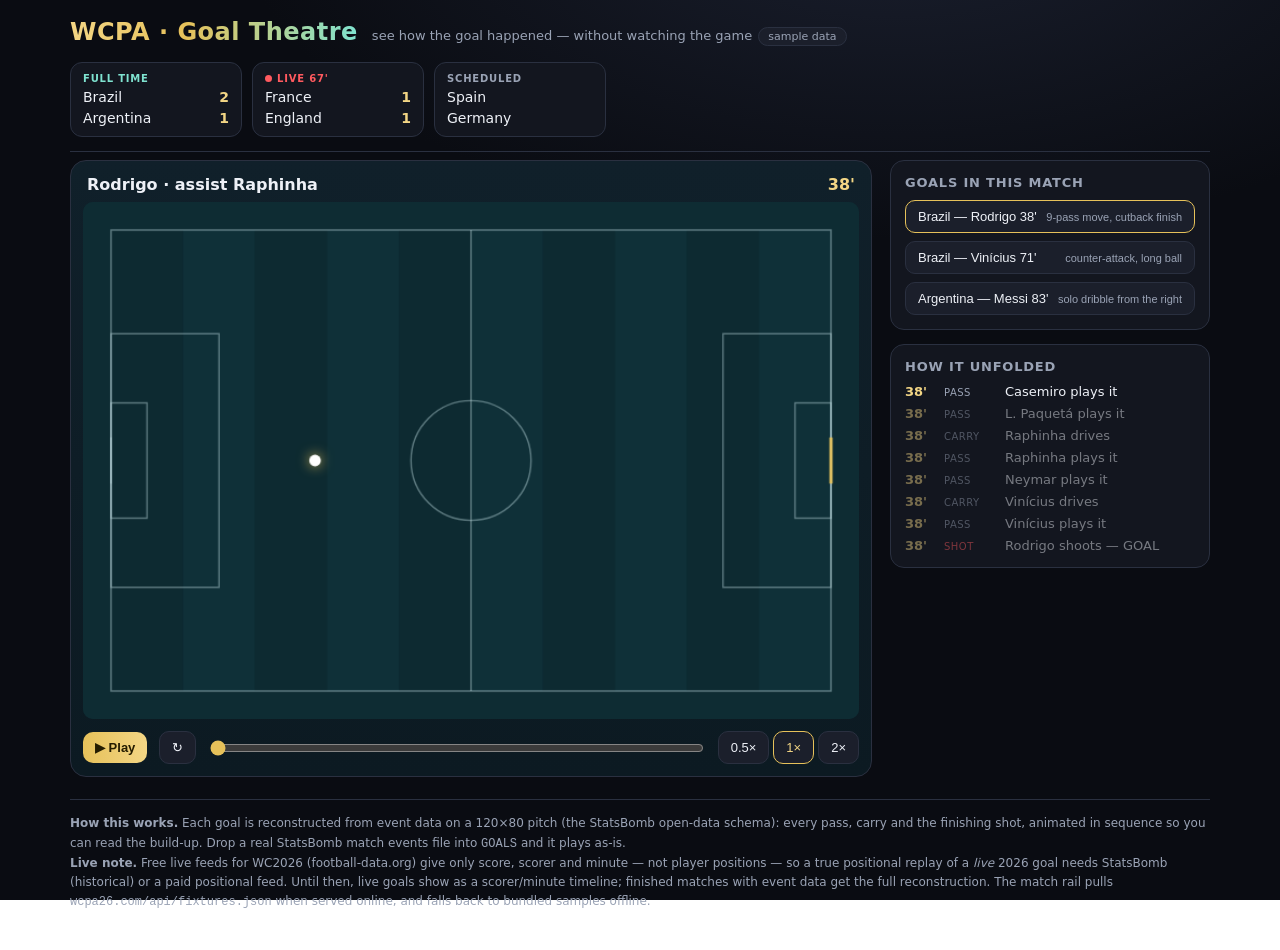
<file: APP/index.html>
<!DOCTYPE html>
<html lang="en">
<head>
<meta charset="UTF-8">
<meta name="viewport" content="width=device-width, initial-scale=1.0">
<title>WCPA Goal Theatre — see how the goal happened</title>
<style>
  :root{
    --ink:#0a0c12; --char:#13161f; --char2:#1b1f2b; --line:#2a3040;
    --gold:#e6c15a; --gold2:#f3d685; --foil:#7fe3d0; --foil2:#9b8cff;
    --text:#eef1f7; --muted:#9aa3b5; --net:#cfd6e6;
    --live:#ff5a5f; --final:#7fe3d0;
  }
  *{box-sizing:border-box}
  html,body{margin:0;padding:0;background:
     radial-gradient(1200px 600px at 70% -10%, #1a1f2e 0%, var(--ink) 55%) fixed;
     color:var(--text);font-family:"Segoe UI",system-ui,-apple-system,sans-serif}
  a{color:var(--gold2)}
  .wrap{max-width:1180px;margin:0 auto;padding:18px 20px 40px}
  header{display:flex;align-items:baseline;gap:14px;flex-wrap:wrap;margin-bottom:6px}
  .brand{font-size:24px;font-weight:700;letter-spacing:.5px;
     background:linear-gradient(92deg,var(--gold2),var(--gold) 40%,var(--foil));
     -webkit-background-clip:text;background-clip:text;color:transparent}
  .tag{color:var(--muted);font-size:13px}
  .rail{display:flex;gap:10px;overflow-x:auto;padding:10px 0 14px;margin-bottom:8px;
     border-bottom:1px solid var(--line)}
  .match{flex:0 0 auto;min-width:172px;background:var(--char);border:1px solid var(--line);
     border-radius:12px;padding:10px 12px;cursor:pointer;transition:.15s;position:relative}
  .match:hover{border-color:var(--gold);transform:translateY(-2px)}
  .match.sel{border-color:var(--gold);box-shadow:0 0 0 1px var(--gold) inset}
  .match .st{font-size:10px;font-weight:700;letter-spacing:.8px;text-transform:uppercase}
  .st.live{color:var(--live)} .st.final{color:var(--final)} .st.sched{color:var(--muted)}
  .match .tm{display:flex;justify-content:space-between;font-size:14px;margin-top:5px}
  .match .sc{font-variant-numeric:tabular-nums;font-weight:700;color:var(--gold2)}
  .dot{width:7px;height:7px;border-radius:50%;background:var(--live);display:inline-block;
     margin-right:5px;animation:pulse 1.1s infinite}
  @keyframes pulse{0%,100%{opacity:1}50%{opacity:.25}}
  .stage{display:grid;grid-template-columns:1fr 320px;gap:18px}
  @media(max-width:880px){.stage{grid-template-columns:1fr}}
  .pitchcard{background:linear-gradient(180deg,#10202a,#0c1a22);border:1px solid var(--line);
     border-radius:16px;padding:12px;position:relative;overflow:hidden}
  .gmeta{display:flex;justify-content:space-between;align-items:center;margin:2px 4px 8px}
  .gmeta .who{font-weight:700;font-size:16px}
  .gmeta .min{color:var(--gold2);font-weight:700;font-variant-numeric:tabular-nums}
  canvas{width:100%;height:auto;display:block;border-radius:10px;background:#0e2630}
  .controls{display:flex;align-items:center;gap:12px;margin-top:12px;flex-wrap:wrap}
  button{background:var(--char2);color:var(--text);border:1px solid var(--line);
     border-radius:10px;padding:8px 12px;font-size:13px;cursor:pointer;transition:.15s}
  button:hover{border-color:var(--gold);color:var(--gold2)}
  button.primary{background:linear-gradient(92deg,var(--gold),var(--gold2));color:#241c00;
     border:none;font-weight:700}
  .scrub{flex:1;min-width:140px;accent-color:var(--gold)}
  .speed{display:flex;gap:4px}
  .speed button.on{border-color:var(--gold);color:var(--gold2)}
  .side{display:flex;flex-direction:column;gap:14px}
  .panel{background:var(--char);border:1px solid var(--line);border-radius:14px;padding:14px}
  .panel h3{margin:0 0 10px;font-size:13px;letter-spacing:.8px;text-transform:uppercase;
     color:var(--muted)}
  .goalsel{display:flex;flex-direction:column;gap:8px}
  .gbtn{text-align:left;display:flex;justify-content:space-between;align-items:center}
  .gbtn .lab{font-size:13px} .gbtn .sub{font-size:11px;color:var(--muted)}
  .gbtn.on{border-color:var(--gold);background:var(--char2)}
  .feed{display:flex;flex-direction:column;gap:7px;max-height:300px;overflow:auto}
  .ev{display:flex;gap:9px;font-size:13px;opacity:.45;transition:.2s;align-items:baseline}
  .ev.on{opacity:1}
  .ev .t{flex:0 0 30px;color:var(--gold2);font-variant-numeric:tabular-nums;font-weight:700}
  .ev .k{flex:0 0 52px;font-size:10px;letter-spacing:.5px;text-transform:uppercase;color:var(--muted)}
  .ev.shot .k{color:var(--live)}
  footer{margin-top:22px;color:var(--muted);font-size:12px;line-height:1.6;
     border-top:1px solid var(--line);padding-top:14px}
  .pill{display:inline-block;background:var(--char2);border:1px solid var(--line);
     border-radius:999px;padding:2px 9px;font-size:11px;color:var(--muted);margin-left:6px}
</style>
</head>
<body>
<div class="wrap">
  <header>
    <div class="brand">WCPA · Goal Theatre</div>
    <div class="tag">see how the goal happened — without watching the game<span class="pill" id="src">sample data</span></div>
  </header>

  <div class="rail" id="rail"></div>

  <div class="stage">
    <div class="pitchcard">
      <div class="gmeta">
        <div class="who" id="gwho">—</div>
        <div class="min" id="gmin"></div>
      </div>
      <canvas id="pitch" width="720" height="480"></canvas>
      <div class="controls">
        <button class="primary" id="play">▶ Play</button>
        <button id="restart">↻</button>
        <input class="scrub" id="scrub" type="range" min="0" max="1000" value="0">
        <div class="speed">
          <button data-s="0.5">0.5×</button>
          <button data-s="1" class="on">1×</button>
          <button data-s="2">2×</button>
        </div>
      </div>
    </div>

    <div class="side">
      <div class="panel">
        <h3>Goals in this match</h3>
        <div class="goalsel" id="goalsel"></div>
      </div>
      <div class="panel">
        <h3>How it unfolded</h3>
        <div class="feed" id="feed"></div>
      </div>
    </div>
  </div>

  <footer>
    <strong>How this works.</strong> Each goal is reconstructed from event data on a
    120×80 pitch (the StatsBomb open-data schema): every pass, carry and the finishing
    shot, animated in sequence so you can read the build-up. Drop a real StatsBomb match
    events file into <code>GOALS</code> and it plays as-is.<br>
    <strong>Live note.</strong> Free live feeds for WC2026 (football-data.org) give only
    score, scorer and minute — not player positions — so a true positional replay of a
    <em>live</em> 2026 goal needs StatsBomb (historical) or a paid positional feed. Until
    then, live goals show as a scorer/minute timeline; finished matches with event data
    get the full reconstruction. The match rail pulls <code>wcpa26.com/api/fixtures.json</code>
    when served online, and falls back to bundled samples offline.
  </footer>
</div>

<script>
const SAMPLE_FIXTURES = [
  {home:"Brazil", away:"Argentina", hs:2, as:1, status:"final", minute:90},
  {home:"France", away:"England", hs:1, as:1, status:"live", minute:67},
  {home:"Spain", away:"Germany", hs:null, as:null, status:"scheduled", minute:0},
];

const GOALS = [
  {
    id:"g1", team:"Brazil", scorer:"Rodrigo", minute:38, assist:"Raphinha",
    label:"Brazil — Rodrigo 38'", sub:"9-pass move, cutback finish",
    events:[
      {min:38,sec:2,type:"pass",player:"Casemiro",loc:[34,40],end:[28,18]},
      {min:38,sec:4,type:"pass",player:"L. Paquetá",loc:[28,18],end:[46,14]},
      {min:38,sec:6,type:"carry",player:"Raphinha",loc:[46,14],end:[60,16]},
      {min:38,sec:9,type:"pass",player:"Raphinha",loc:[60,16],end:[72,34]},
      {min:38,sec:11,type:"pass",player:"Neymar",loc:[72,34],end:[83,24]},
      {min:38,sec:13,type:"carry",player:"Vinícius",loc:[83,24],end:[95,22]},
      {min:38,sec:16,type:"pass",player:"Vinícius",loc:[95,22],end:[104,42]},
      {min:38,sec:18,type:"shot",player:"Rodrigo",loc:[104,42],end:[120,38],
        freeze:[{x:117,y:40,gk:true},{x:108,y:36},{x:101,y:46},{x:99,y:30}]},
    ]
  },
  {
    id:"g2", team:"Brazil", scorer:"Vinícius", minute:71, assist:"Neymar",
    label:"Brazil — Vinícius 71'", sub:"counter-attack, long ball",
    events:[
      {min:71,sec:1,type:"pass",player:"Marquinhos",loc:[22,40],end:[40,52]},
      {min:71,sec:4,type:"carry",player:"Neymar",loc:[40,52],end:[58,50]},
      {min:71,sec:7,type:"pass",player:"Neymar",loc:[58,50],end:[92,60]},
      {min:71,sec:10,type:"carry",player:"Vinícius",loc:[92,60],end:[106,52]},
      {min:71,sec:13,type:"shot",player:"Vinícius",loc:[106,52],end:[120,41],
        freeze:[{x:117,y:40,gk:true},{x:110,y:48},{x:104,y:44}]},
    ]
  },
  {
    id:"g3", team:"Argentina", scorer:"L. Messi", minute:83, assist:null,
    label:"Argentina — Messi 83'", sub:"solo dribble from the right",
    events:[
      {min:83,sec:1,type:"carry",player:"L. Messi",loc:[66,12],end:[78,18]},
      {min:83,sec:4,type:"carry",player:"L. Messi",loc:[78,18],end:[90,26]},
      {min:83,sec:7,type:"carry",player:"L. Messi",loc:[90,26],end:[101,34]},
      {min:83,sec:10,type:"shot",player:"L. Messi",loc:[101,34],end:[120,42],
        freeze:[{x:117,y:40,gk:true},{x:106,y:32},{x:99,y:38},{x:110,y:44}]},
    ]
  },
];

const PW=120, PH=80;
const cv=document.getElementById("pitch"), ctx=cv.getContext("2d");
let W=cv.width, H=cv.height, M=26;
function sx(x){return M + x/PW*(W-2*M);}
function sy(y){return M + y/PH*(H-2*M);}

function drawPitch(){
  ctx.clearRect(0,0,W,H);
  ctx.fillStyle="#0e2c33"; ctx.fillRect(0,0,W,H);
  for(let i=0;i<10;i++){ctx.fillStyle=i%2?"#0f3038":"#0d2a31";
     ctx.fillRect(sx(i*12),sy(0),(W-2*M)/10,sy(80)-sy(0));}
  ctx.strokeStyle="rgba(190,220,225,.45)"; ctx.lineWidth=1.4;
  ctx.strokeRect(sx(0),sy(0),sx(120)-sx(0),sy(80)-sy(0));
  ctx.beginPath();ctx.moveTo(sx(60),sy(0));ctx.lineTo(sx(60),sy(80));ctx.stroke();
  ctx.beginPath();ctx.arc(sx(60),sy(40),sx(70)-sx(60),0,7);ctx.stroke();
  ctx.strokeRect(sx(102),sy(18),sx(120)-sx(102),sy(62)-sy(18));
  ctx.strokeRect(sx(114),sy(30),sx(120)-sx(114),sy(50)-sy(30));
  ctx.strokeRect(sx(0),sy(18),sx(18)-sx(0),sy(62)-sy(18));
  ctx.strokeRect(sx(0),sy(30),sx(6)-sx(0),sy(50)-sy(30));
  ctx.strokeStyle="rgba(230,193,90,.9)";ctx.lineWidth=3;
  ctx.beginPath();ctx.moveTo(sx(120),sy(36));ctx.lineTo(sx(120),sy(44));ctx.stroke();
  ctx.lineWidth=1.4;ctx.strokeStyle="rgba(190,220,225,.45)";
  ctx.beginPath();ctx.moveTo(sx(0),sy(36));ctx.lineTo(sx(0),sy(44));ctx.stroke();
}

let goal=null, segs=[], total=0, t=0, playing=false, speed=1, raf=null, last=0;
const DUR={pass:520, carry:760, shot:560};

function loadGoal(g){
  goal=g; segs=[]; total=0;
  g.events.forEach(e=>{const d=DUR[e.type]||600; segs.push({e,start:total,dur:d}); total+=d;});
  t=0; setPlaying(false);
  document.getElementById("gwho").textContent=g.scorer+(g.assist?"  ·  assist "+g.assist:"");
  document.getElementById("gmin").textContent=g.minute+"'";
  buildFeed(); markGoalSel(); render();
}
function buildFeed(){
  const f=document.getElementById("feed"); f.innerHTML="";
  goal.events.forEach((e,i)=>{
    const div=document.createElement("div"); div.className="ev "+e.type; div.dataset.i=i;
    const verb = e.type==="shot" ? "shoots — GOAL" : e.type==="carry" ? "drives" : "plays it";
    const tt=document.createElement("span"); tt.className="t"; tt.textContent=e.min+"'";
    const k=document.createElement("span"); k.className="k"; k.textContent=e.type;
    const s=document.createElement("span"); s.textContent=e.player+" "+verb;
    div.append(tt,k,s); f.appendChild(div);
  });
}
function highlightFeed(i){document.querySelectorAll(".ev").forEach(el=>
   el.classList.toggle("on", +el.dataset.i<=i));}

function easeInOut(p){return p<.5?2*p*p:1-Math.pow(-2*p+2,2)/2;}

function ballAt(time){
  let s=segs[0];
  for(const seg of segs){ if(time>=seg.start) s=seg; }
  const p=Math.min(1,(time-s.start)/s.dur);
  const e=s.e, ep=easeInOut(p);
  return {x:e.loc[0]+(e.end[0]-e.loc[0])*ep, y:e.loc[1]+(e.end[1]-e.loc[1])*ep,
          idx:segs.indexOf(s), p, e};
}

function render(){
  drawPitch();
  const cur=ballAt(t), idx=cur.idx;
  ctx.lineWidth=2.4; ctx.lineJoin="round";
  for(let i=0;i<=idx;i++){
    const e=segs[i].e; const done=(i<idx)?1:cur.p;
    ctx.strokeStyle = e.type==="shot" ? "rgba(255,90,95,.9)" :
      e.type==="carry" ? "rgba(127,227,208,.55)" : "rgba(230,193,90,.65)";
    ctx.setLineDash(e.type==="carry"?[5,5]:[]);
    ctx.beginPath(); ctx.moveTo(sx(e.loc[0]),sy(e.loc[1]));
    ctx.lineTo(sx(e.loc[0]+(e.end[0]-e.loc[0])*done), sy(e.loc[1]+(e.end[1]-e.loc[1])*done));
    ctx.stroke();
  }
  ctx.setLineDash([]);
  for(let i=0;i<=idx;i++){const e=segs[i].e;
    ctx.fillStyle="rgba(238,241,247,.85)";
    ctx.beginPath();ctx.arc(sx(e.loc[0]),sy(e.loc[1]),3.2,0,7);ctx.fill();}
  const shot=segs[idx].e;
  if(shot.type==="shot" && shot.freeze){
    shot.freeze.forEach(d=>{
      ctx.fillStyle=d.gk?"#f3d685":"rgba(155,140,255,.85)";
      ctx.beginPath();ctx.arc(sx(d.x),sy(d.y),d.gk?5:4.4,0,7);ctx.fill();
      if(d.gk){ctx.strokeStyle="#241c00";ctx.lineWidth=1.5;ctx.stroke();}
    });
  }
  const bx=sx(cur.x), by=sy(cur.y);
  ctx.shadowColor="rgba(230,193,90,.9)"; ctx.shadowBlur=12;
  ctx.fillStyle="#fff"; ctx.beginPath();ctx.arc(bx,by,5.4,0,7);ctx.fill();
  ctx.shadowBlur=0;
  if(idx===segs.length-1 && cur.p>=1){
    ctx.strokeStyle="rgba(255,90,95,.9)";ctx.lineWidth=2;
    for(let r=6;r<26;r+=7){ctx.globalAlpha=1-r/30;ctx.beginPath();
      ctx.arc(sx(120),sy(39),r,0,7);ctx.stroke();}
    ctx.globalAlpha=1;
    ctx.fillStyle="#f3d685";ctx.font="bold 22px Segoe UI";ctx.textAlign="center";
    ctx.fillText("GOAL",W/2,sy(8));
  }
  document.getElementById("scrub").value=Math.round(t/total*1000);
  highlightFeed(idx);
}

function tick(now){
  if(!last)last=now; const dt=(now-last)*speed; last=now;
  t+=dt; if(t>=total){t=total; setPlaying(false);}
  render(); if(playing)raf=requestAnimationFrame(tick);
}
function setPlaying(v){
  playing=v; last=0; document.getElementById("play").textContent=v?"❚❚ Pause":"▶ Play";
  if(v){ if(t>=total)t=0; raf=requestAnimationFrame(tick);} else if(raf)cancelAnimationFrame(raf);
}

document.getElementById("play").onclick=()=>setPlaying(!playing);
document.getElementById("restart").onclick=()=>{t=0;render();if(!playing)setPlaying(true);};
document.getElementById("scrub").oninput=e=>{t=e.target.value/1000*total;render();};
document.querySelectorAll(".speed button").forEach(b=>b.onclick=()=>{
  speed=+b.dataset.s; document.querySelectorAll(".speed button").forEach(x=>x.classList.remove("on"));
  b.classList.add("on");});

function buildGoalSel(){
  const wrap=document.getElementById("goalsel"); wrap.innerHTML="";
  GOALS.forEach(g=>{const b=document.createElement("button");
    b.className="gbtn"; b.dataset.id=g.id;
    const lab=document.createElement("span"); lab.className="lab"; lab.textContent=g.label;
    const sub=document.createElement("span"); sub.className="sub"; sub.textContent=g.sub;
    b.append(lab,sub);
    b.onclick=()=>loadGoal(g); wrap.appendChild(b);});
}
function markGoalSel(){document.querySelectorAll(".gbtn").forEach(b=>
   b.classList.toggle("on", b.dataset.id===goal.id));}

const esc=s=>String(s).replace(/[&<>"']/g,c=>(
  {"&":"&amp;","<":"&lt;",">":"&gt;",'"':"&quot;","'":"&#39;"}[c]));
function buildRail(fixtures){
  const rail=document.getElementById("rail"); rail.innerHTML="";
  fixtures.forEach(m=>{
    const d=document.createElement("div"); d.className="match";
    const cls = m.status==="final"?"final":m.status==="live"?"live":"sched";
    const min = Number(m.minute)||0;
    const st = m.status==="live"?`<span class="dot"></span>LIVE ${min}'`
            : m.status==="final"?"FULL TIME":"SCHEDULED";
    const hs = m.hs!=null?esc(m.hs):"", as=m.as!=null?esc(m.as):"";
    d.innerHTML=`<div class="st ${cls}">${st}</div>
      <div class="tm"><span>${esc(m.home)}</span><span class="sc">${hs}</span></div>
      <div class="tm"><span>${esc(m.away)}</span><span class="sc">${as}</span></div>`;
    d.onclick=()=>{document.querySelectorAll(".match").forEach(x=>x.classList.remove("sel"));
      d.classList.add("sel");};
    rail.appendChild(d);
  });
}

function initRail(){
  buildRail(SAMPLE_FIXTURES);
  fetch("https://wcpa26.com/api/fixtures.json",{mode:"cors"})
    .then(r=>r.ok?r.json():Promise.reject())
    .then(data=>{
      const list=(data.fixtures||data||[]).slice(0,12).map(f=>({
        home:f.home||f.home_team, away:f.away||f.away_team,
        hs:f.home_score!=null?f.home_score:(f.hs!=null?f.hs:null),
        as:f.away_score!=null?f.away_score:(f.as!=null?f.as:null),
        status:f.status||"scheduled", minute:f.minute||0}));
      if(list.length){buildRail(list); document.getElementById("src").textContent="live · wcpa26.com";}
    }).catch(()=>{});
}

buildGoalSel(); initRail(); loadGoal(GOALS[0]);
</script>
</body>
</html>
</file>
